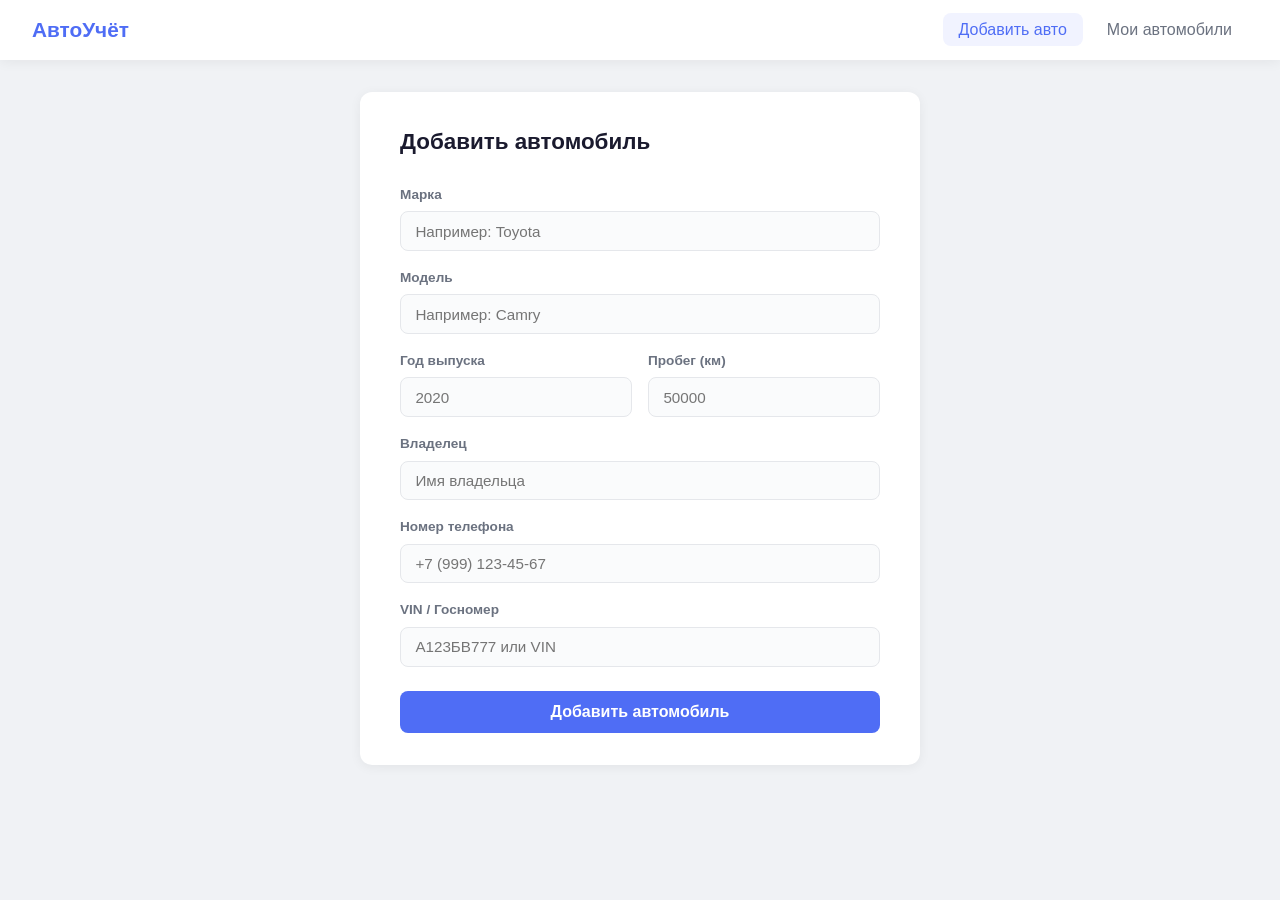
<file: index.html>
<!DOCTYPE html>
<html lang="ru">
<head>
    <meta charset="UTF-8">
    <meta name="viewport" content="width=device-width, initial-scale=1.0">
    <title>Добавить автомобиль</title>
    <link rel="stylesheet" href="style.css">
</head>
<body>
    <nav class="navbar">
        <div class="nav-brand">АвтоУчёт</div>
        <ul class="nav-links">
            <li><a href="index.html" class="active">Добавить авто</a></li>
            <li><a href="cars.html">Мои автомобили</a></li>
        </ul>
        <button class="menu-toggle" id="menuToggle">&#9776;</button>
    </nav>

    <main class="container">
        <div class="form-card">
            <h1>Добавить автомобиль</h1>
            <form id="carForm">
                <div class="form-group">
                    <label for="brand">Марка</label>
                    <input type="text" id="brand" required placeholder="Например: Toyota">
                </div>
                <div class="form-group">
                    <label for="model">Модель</label>
                    <input type="text" id="model" required placeholder="Например: Camry">
                </div>
                <div class="form-row">
                    <div class="form-group">
                        <label for="year">Год выпуска</label>
                        <input type="number" id="year" required min="1900" max="2026" placeholder="2020">
                    </div>
                    <div class="form-group">
                        <label for="mileage">Пробег (км)</label>
                        <input type="number" id="mileage" required min="0" placeholder="50000">
                    </div>
                </div>
                <div class="form-group">
                    <label for="owner">Владелец</label>
                    <input type="text" id="owner" required placeholder="Имя владельца">
                </div>
                <div class="form-group">
                    <label for="phone">Номер телефона</label>
                    <input type="tel" id="phone" required placeholder="+7 (999) 123-45-67">
                </div>
                <div class="form-group">
                    <label for="vin">VIN / Госномер</label>
                    <input type="text" id="vin" required placeholder="А123БВ777 или VIN">
                </div>
                <button type="submit" class="btn-primary">Добавить автомобиль</button>
            </form>
            <div id="successMessage" class="success-message hidden">
                <span>&#10003;</span> Автомобиль успешно добавлен!
            </div>
        </div>
    </main>

    <script src="script.js"></script>
    <script>
        const form = document.getElementById('carForm');
        const successMessage = document.getElementById('successMessage');

        form.addEventListener('submit', function(e) {
            e.preventDefault();
            const cars = JSON.parse(localStorage.getItem('cars') || '[]');
            const newCar = {
                id: Date.now(),
                brand: document.getElementById('brand').value.trim(),
                model: document.getElementById('model').value.trim(),
                year: parseInt(document.getElementById('year').value),
                mileage: parseInt(document.getElementById('mileage').value),
                owner: document.getElementById('owner').value.trim(),
                phone: document.getElementById('phone').value.trim(),
                vin: document.getElementById('vin').value.trim()
            };
            cars.push(newCar);
            localStorage.setItem('cars', JSON.stringify(cars));
            form.reset();
            successMessage.classList.remove('hidden');
            setTimeout(() => successMessage.classList.add('hidden'), 3000);
        });
    </script>
</body>
</html>
</file>
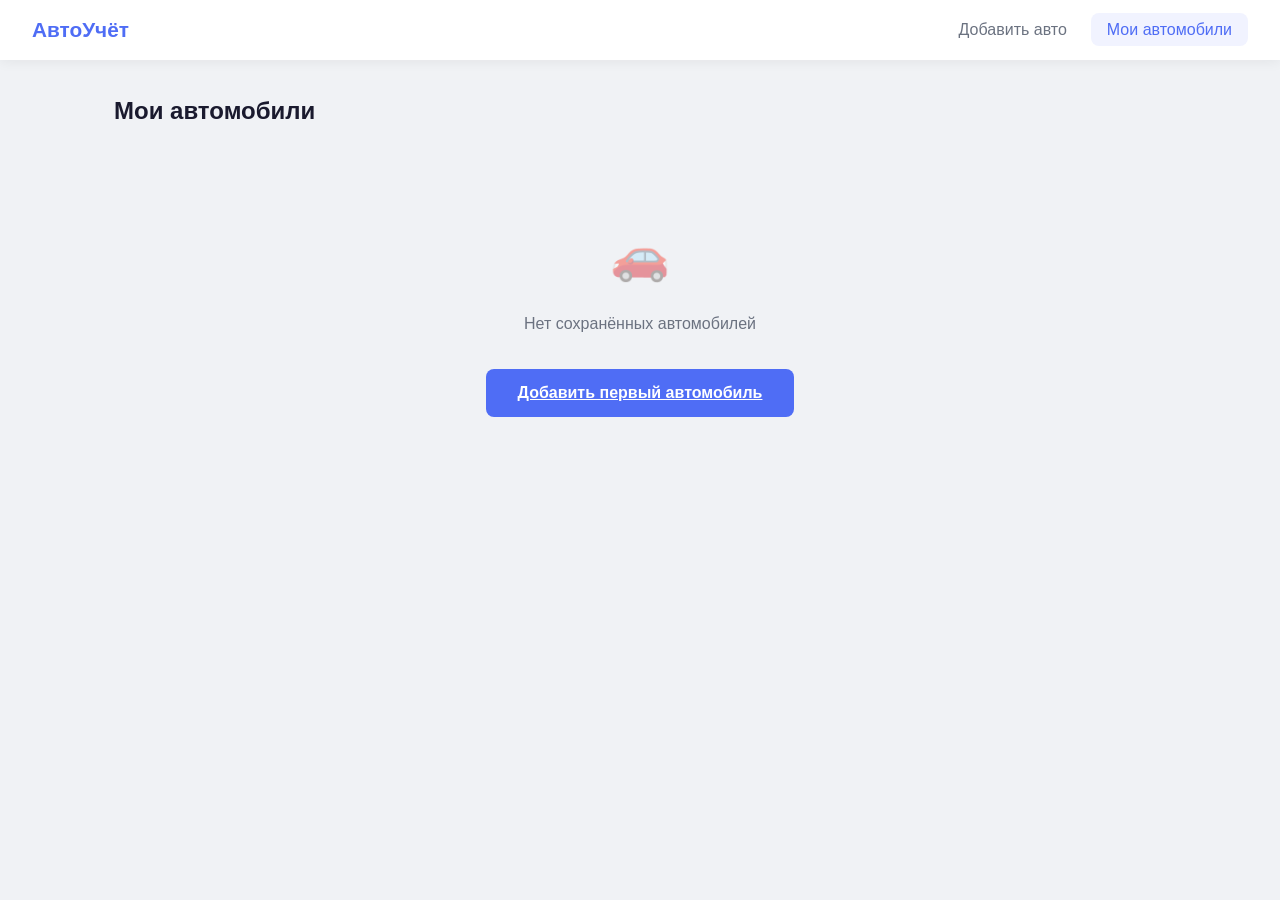
<file: cars.html>
<!DOCTYPE html>
<html lang="ru">
<head>
    <meta charset="UTF-8">
    <meta name="viewport" content="width=device-width, initial-scale=1.0">
    <title>Мои автомобили</title>
    <link rel="stylesheet" href="style.css">
</head>
<body>
    <nav class="navbar">
        <div class="nav-brand">АвтоУчёт</div>
        <ul class="nav-links">
            <li><a href="index.html">Добавить авто</a></li>
            <li><a href="cars.html" class="active">Мои автомобили</a></li>
        </ul>
        <button class="menu-toggle" id="menuToggle">&#9776;</button>
    </nav>

    <main class="container">
        <h1 class="page-title">Мои автомобили</h1>
        <div id="emptyState" class="empty-state hidden">
            <div class="empty-icon">&#128663;</div>
            <p>Нет сохранённых автомобилей</p>
            <a href="index.html" class="btn-primary">Добавить первый автомобиль</a>
        </div>
        <div id="searchBar" class="search-bar hidden">
            <input type="text" id="searchInput" placeholder="Поиск по марке, модели, владельцу...">
        </div>
        <div id="carsGrid" class="cars-grid"></div>
    </main>

    <!-- Modal edit -->
    <div id="editModal" class="modal hidden">
        <div class="modal-overlay" id="modalOverlay"></div>
        <div class="modal-content">
            <h2>Редактировать автомобиль</h2>
            <form id="editForm">
                <input type="hidden" id="editId">
                <div class="form-group">
                    <label for="editBrand">Марка</label>
                    <input type="text" id="editBrand" required>
                </div>
                <div class="form-group">
                    <label for="editModel">Модель</label>
                    <input type="text" id="editModel" required>
                </div>
                <div class="form-row">
                    <div class="form-group">
                        <label for="editYear">Год выпуска</label>
                        <input type="number" id="editYear" required min="1900" max="2026">
                    </div>
                    <div class="form-group">
                        <label for="editMileage">Пробег (км)</label>
                        <input type="number" id="editMileage" required min="0">
                    </div>
                </div>
                <div class="form-group">
                    <label for="editOwner">Владелец</label>
                    <input type="text" id="editOwner" required>
                </div>
                <div class="form-group">
                    <label for="editPhone">Номер телефона</label>
                    <input type="tel" id="editPhone" required>
                </div>
                <div class="form-group">
                    <label for="editVin">VIN / Госномер</label>
                    <input type="text" id="editVin" required>
                </div>
                <div class="modal-actions">
                    <button type="button" class="btn-secondary" id="cancelEdit">Отмена</button>
                    <button type="submit" class="btn-primary">Сохранить</button>
                </div>
            </form>
        </div>
    </div>

    <script src="script.js"></script>
    <script>
        const carsGrid = document.getElementById('carsGrid');
        const emptyState = document.getElementById('emptyState');
        const searchBar = document.getElementById('searchBar');
        const searchInput = document.getElementById('searchInput');
        const editModal = document.getElementById('editModal');
        const editForm = document.getElementById('editForm');
        const modalOverlay = document.getElementById('modalOverlay');
        const cancelEdit = document.getElementById('cancelEdit');

        function getCars() {
            return JSON.parse(localStorage.getItem('cars') || '[]');
        }

        function saveCars(cars) {
            localStorage.setItem('cars', JSON.stringify(cars));
        }

        function formatMileage(n) {
            return n.toString().replace(/\B(?=(\d{3})+(?!\d))/g, ' ');
        }

        function renderCars(filter = '') {
            const cars = getCars();
            const filtered = filter
                ? cars.filter(c =>
                    c.brand.toLowerCase().includes(filter) ||
                    c.model.toLowerCase().includes(filter) ||
                    c.owner.toLowerCase().includes(filter) ||
                    c.vin.toLowerCase().includes(filter))
                : cars;

            if (filtered.length === 0) {
                carsGrid.innerHTML = '';
                emptyState.classList.remove('hidden');
                searchBar.classList.add('hidden');
                return;
            }

            emptyState.classList.add('hidden');
            searchBar.classList.remove('hidden');

            carsGrid.innerHTML = filtered.map(car => `
                <div class="car-card" data-id="${car.id}">
                    <div class="card-header">
                        <div class="car-icon">&#128663;</div>
                        <div class="card-title">
                            <h3>${car.brand} ${car.model}</h3>
                            <span class="car-year">${car.year} г.</span>
                        </div>
                    </div>
                    <div class="card-body">
                        <div class="info-row">
                            <span class="info-label">Владелец</span>
                            <span class="info-value">${car.owner}</span>
                        </div>
                        <div class="info-row">
                            <span class="info-label">Телефон</span>
                            <span class="info-value">${car.phone}</span>
                        </div>
                        <div class="info-row">
                            <span class="info-label">Пробег</span>
                            <span class="info-value">${formatMileage(car.mileage)} км</span>
                        </div>
                        <div class="info-row">
                            <span class="info-label">VIN / Госномер</span>
                            <span class="info-value vin">${car.vin}</span>
                        </div>
                    </div>
                    <div class="card-footer">
                        <button class="btn-edit" onclick="openEdit(${car.id})">&#9998; Редактировать</button>
                        <button class="btn-delete" onclick="deleteCar(${car.id})">&#10005; Удалить</button>
                    </div>
                </div>
            `).join('');
        }

        function deleteCar(id) {
            if (!confirm('Удалить этот автомобиль?')) return;
            const cars = getCars().filter(c => c.id !== id);
            saveCars(cars);
            renderCars(searchInput.value.trim().toLowerCase());
        }

        function openEdit(id) {
            const car = getCars().find(c => c.id === id);
            if (!car) return;
            document.getElementById('editId').value = car.id;
            document.getElementById('editBrand').value = car.brand;
            document.getElementById('editModel').value = car.model;
            document.getElementById('editYear').value = car.year;
            document.getElementById('editMileage').value = car.mileage;
            document.getElementById('editOwner').value = car.owner;
            document.getElementById('editPhone').value = car.phone;
            document.getElementById('editVin').value = car.vin;
            editModal.classList.remove('hidden');
        }

        cancelEdit.addEventListener('click', () => editModal.classList.add('hidden'));
        modalOverlay.addEventListener('click', () => editModal.classList.add('hidden'));

        editForm.addEventListener('submit', function(e) {
            e.preventDefault();
            const id = parseInt(document.getElementById('editId').value);
            const cars = getCars();
            const idx = cars.findIndex(c => c.id === id);
            if (idx === -1) return;
            cars[idx] = {
                ...cars[idx],
                brand: document.getElementById('editBrand').value.trim(),
                model: document.getElementById('editModel').value.trim(),
                year: parseInt(document.getElementById('editYear').value),
                mileage: parseInt(document.getElementById('editMileage').value),
                owner: document.getElementById('editOwner').value.trim(),
                phone: document.getElementById('editPhone').value.trim(),
                vin: document.getElementById('editVin').value.trim()
            };
            saveCars(cars);
            editModal.classList.add('hidden');
            renderCars(searchInput.value.trim().toLowerCase());
        });

        searchInput.addEventListener('input', function() {
            renderCars(this.value.trim().toLowerCase());
        });

        renderCars();
    </script>
</body>
</html>
</file>
<file: style.css>
* {
    margin: 0;
    padding: 0;
    box-sizing: border-box;
}

:root {
    --primary: #4f6df5;
    --primary-hover: #3a56d4;
    --bg: #f0f2f5;
    --card-bg: #ffffff;
    --text: #1a1a2e;
    --text-secondary: #6b7280;
    --border: #e5e7eb;
    --success: #22c55e;
    --danger: #ef4444;
    --danger-hover: #dc2626;
    --shadow: 0 2px 12px rgba(0,0,0,0.06);
    --shadow-lg: 0 8px 30px rgba(0,0,0,0.1);
    --radius: 12px;
    --radius-sm: 8px;
}

body {
    font-family: -apple-system, BlinkMacSystemFont, 'Segoe UI', Roboto, sans-serif;
    background: var(--bg);
    color: var(--text);
    line-height: 1.6;
    min-height: 100vh;
}

/* Navbar */
.navbar {
    background: var(--card-bg);
    box-shadow: var(--shadow);
    padding: 0 2rem;
    display: flex;
    align-items: center;
    height: 60px;
    position: sticky;
    top: 0;
    z-index: 100;
}

.nav-brand {
    font-size: 1.3rem;
    font-weight: 700;
    color: var(--primary);
    margin-right: auto;
}

.nav-links {
    display: flex;
    list-style: none;
    gap: 0.5rem;
}

.nav-links a {
    text-decoration: none;
    color: var(--text-secondary);
    padding: 0.5rem 1rem;
    border-radius: var(--radius-sm);
    font-weight: 500;
    transition: all 0.2s;
}

.nav-links a:hover,
.nav-links a.active {
    color: var(--primary);
    background: rgba(79,109,245,0.08);
}

.menu-toggle {
    display: none;
    background: none;
    border: none;
    font-size: 1.5rem;
    cursor: pointer;
    color: var(--text);
}

/* Container */
.container {
    max-width: 1100px;
    margin: 0 auto;
    padding: 2rem 1.5rem;
}

.page-title {
    font-size: 1.5rem;
    margin-bottom: 1.5rem;
}

/* Form Card */
.form-card {
    background: var(--card-bg);
    border-radius: var(--radius);
    box-shadow: var(--shadow);
    padding: 2rem 2.5rem;
    max-width: 560px;
    margin: 0 auto;
}

.form-card h1 {
    font-size: 1.4rem;
    margin-bottom: 1.5rem;
}

.form-group {
    margin-bottom: 1rem;
}

.form-group label {
    display: block;
    font-size: 0.85rem;
    font-weight: 600;
    color: var(--text-secondary);
    margin-bottom: 0.35rem;
}

.form-group input {
    width: 100%;
    padding: 0.65rem 0.9rem;
    border: 1.5px solid var(--border);
    border-radius: var(--radius-sm);
    font-size: 0.95rem;
    transition: border-color 0.2s, box-shadow 0.2s;
    background: #fafbfc;
}

.form-group input:focus {
    outline: none;
    border-color: var(--primary);
    box-shadow: 0 0 0 3px rgba(79,109,245,0.12);
    background: #fff;
}

.form-row {
    display: grid;
    grid-template-columns: 1fr 1fr;
    gap: 1rem;
}

.btn-primary {
    width: 100%;
    padding: 0.75rem;
    background: var(--primary);
    color: #fff;
    border: none;
    border-radius: var(--radius-sm);
    font-size: 1rem;
    font-weight: 600;
    cursor: pointer;
    transition: background 0.2s, transform 0.1s;
    margin-top: 0.5rem;
}

.btn-primary:hover {
    background: var(--primary-hover);
}

.btn-primary:active {
    transform: scale(0.98);
}

.success-message {
    margin-top: 1rem;
    padding: 0.75rem;
    background: rgba(34,197,94,0.1);
    color: #15803d;
    border-radius: var(--radius-sm);
    text-align: center;
    font-weight: 500;
}

.hidden {
    display: none !important;
}

/* Search */
.search-bar {
    margin-bottom: 1.5rem;
}

.search-bar input {
    width: 100%;
    padding: 0.7rem 1rem;
    border: 1.5px solid var(--border);
    border-radius: var(--radius-sm);
    font-size: 0.95rem;
    background: var(--card-bg);
    transition: border-color 0.2s, box-shadow 0.2s;
}

.search-bar input:focus {
    outline: none;
    border-color: var(--primary);
    box-shadow: 0 0 0 3px rgba(79,109,245,0.12);
}

/* Cars Grid */
.cars-grid {
    display: grid;
    grid-template-columns: repeat(auto-fill, minmax(320px, 1fr));
    gap: 1.25rem;
}

.car-card {
    background: var(--card-bg);
    border-radius: var(--radius);
    box-shadow: var(--shadow);
    overflow: hidden;
    transition: box-shadow 0.25s, transform 0.25s;
}

.car-card:hover {
    box-shadow: var(--shadow-lg);
    transform: translateY(-2px);
}

.card-header {
    display: flex;
    align-items: center;
    gap: 0.75rem;
    padding: 1.25rem 1.25rem 0.75rem;
}

.car-icon {
    width: 44px;
    height: 44px;
    background: rgba(79,109,245,0.1);
    border-radius: 10px;
    display: flex;
    align-items: center;
    justify-content: center;
    font-size: 1.3rem;
    flex-shrink: 0;
}

.card-title h3 {
    font-size: 1.05rem;
    font-weight: 600;
}

.car-year {
    font-size: 0.8rem;
    color: var(--text-secondary);
}

.card-body {
    padding: 0 1.25rem;
}

.info-row {
    display: flex;
    justify-content: space-between;
    align-items: center;
    padding: 0.4rem 0;
    border-bottom: 1px solid #f3f4f6;
}

.info-row:last-child {
    border-bottom: none;
}

.info-label {
    font-size: 0.8rem;
    color: var(--text-secondary);
}

.info-value {
    font-size: 0.9rem;
    font-weight: 500;
    text-align: right;
    max-width: 60%;
    overflow: hidden;
    text-overflow: ellipsis;
    white-space: nowrap;
}

.info-value.vin {
    font-family: monospace;
    letter-spacing: 0.5px;
    color: var(--primary);
    font-weight: 600;
}

.card-footer {
    display: flex;
    gap: 0.5rem;
    padding: 1rem 1.25rem 1.25rem;
}

.btn-edit,
.btn-delete {
    flex: 1;
    padding: 0.5rem;
    border: none;
    border-radius: var(--radius-sm);
    font-size: 0.82rem;
    font-weight: 500;
    cursor: pointer;
    transition: background 0.2s;
}

.btn-edit {
    background: rgba(79,109,245,0.08);
    color: var(--primary);
}

.btn-edit:hover {
    background: rgba(79,109,245,0.16);
}

.btn-delete {
    background: rgba(239,68,68,0.08);
    color: var(--danger);
}

.btn-delete:hover {
    background: rgba(239,68,68,0.16);
}

/* Empty state */
.empty-state {
    text-align: center;
    padding: 4rem 1rem;
}

.empty-icon {
    font-size: 3rem;
    margin-bottom: 1rem;
    opacity: 0.4;
}

.empty-state p {
    color: var(--text-secondary);
    margin-bottom: 1.5rem;
}

.empty-state .btn-primary {
    width: auto;
    display: inline-block;
    padding: 0.7rem 2rem;
}

/* Modal */
.modal {
    position: fixed;
    inset: 0;
    z-index: 200;
    display: flex;
    align-items: center;
    justify-content: center;
    padding: 1rem;
}

.modal-overlay {
    position: absolute;
    inset: 0;
    background: rgba(0,0,0,0.4);
    backdrop-filter: blur(2px);
}

.modal-content {
    position: relative;
    background: var(--card-bg);
    border-radius: var(--radius);
    box-shadow: var(--shadow-lg);
    padding: 2rem 2.5rem;
    width: 100%;
    max-width: 500px;
    max-height: 90vh;
    overflow-y: auto;
}

.modal-content h2 {
    font-size: 1.2rem;
    margin-bottom: 1.25rem;
}

.modal-actions {
    display: flex;
    gap: 0.75rem;
    margin-top: 1rem;
}

.btn-secondary {
    flex: 1;
    padding: 0.65rem;
    background: var(--bg);
    border: 1.5px solid var(--border);
    border-radius: var(--radius-sm);
    font-size: 0.95rem;
    font-weight: 500;
    cursor: pointer;
    transition: background 0.2s;
}

.btn-secondary:hover {
    background: var(--border);
}

.modal-actions .btn-primary {
    margin-top: 0;
}

/* Responsive */
@media (max-width: 640px) {
    .navbar {
        padding: 0 1rem;
    }

    .nav-links {
        display: none;
        position: absolute;
        top: 60px;
        left: 0;
        right: 0;
        background: var(--card-bg);
        flex-direction: column;
        padding: 0.5rem 1rem 1rem;
        box-shadow: var(--shadow);
    }

    .nav-links.open {
        display: flex;
    }

    .menu-toggle {
        display: block;
    }

    .container {
        padding: 1.25rem 1rem;
    }

    .form-card {
        padding: 1.5rem;
    }

    .form-row {
        grid-template-columns: 1fr;
    }

    .cars-grid {
        grid-template-columns: 1fr;
    }

    .modal-content {
        padding: 1.5rem;
    }
}
</file>
